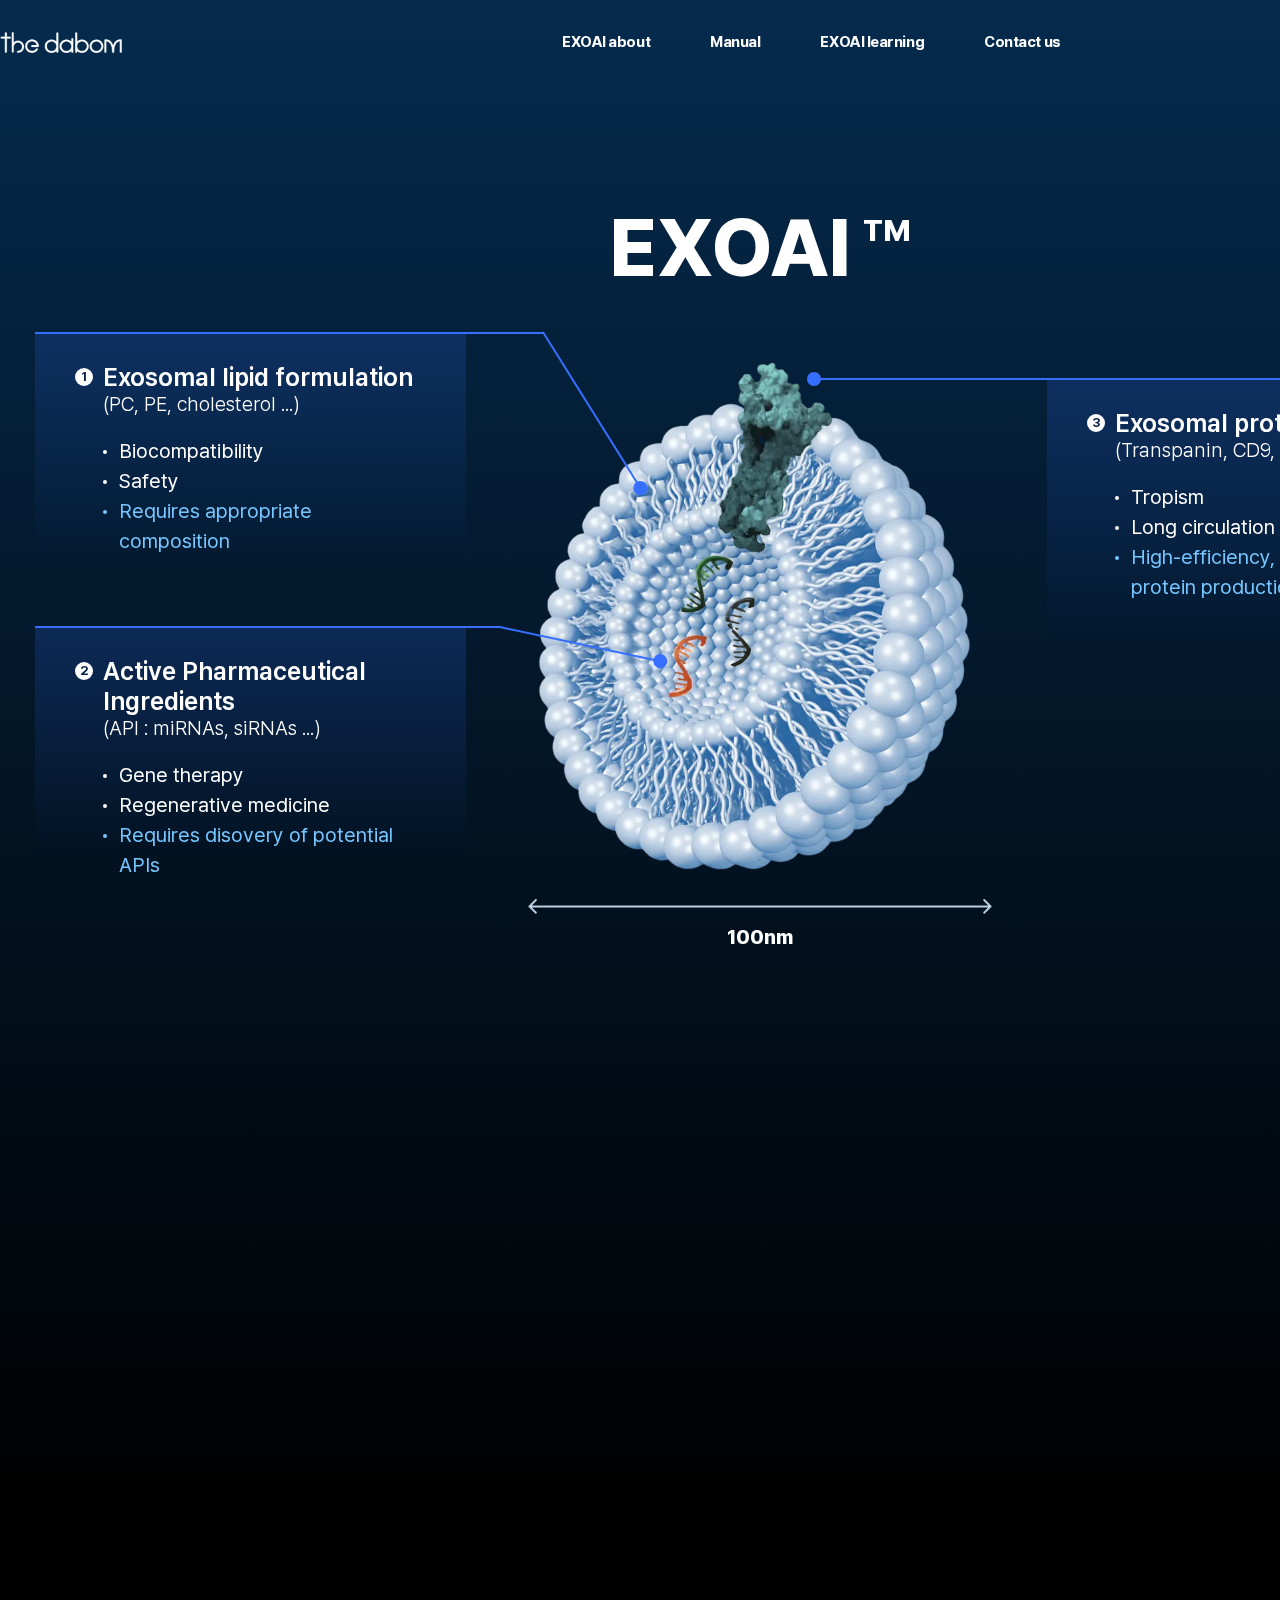
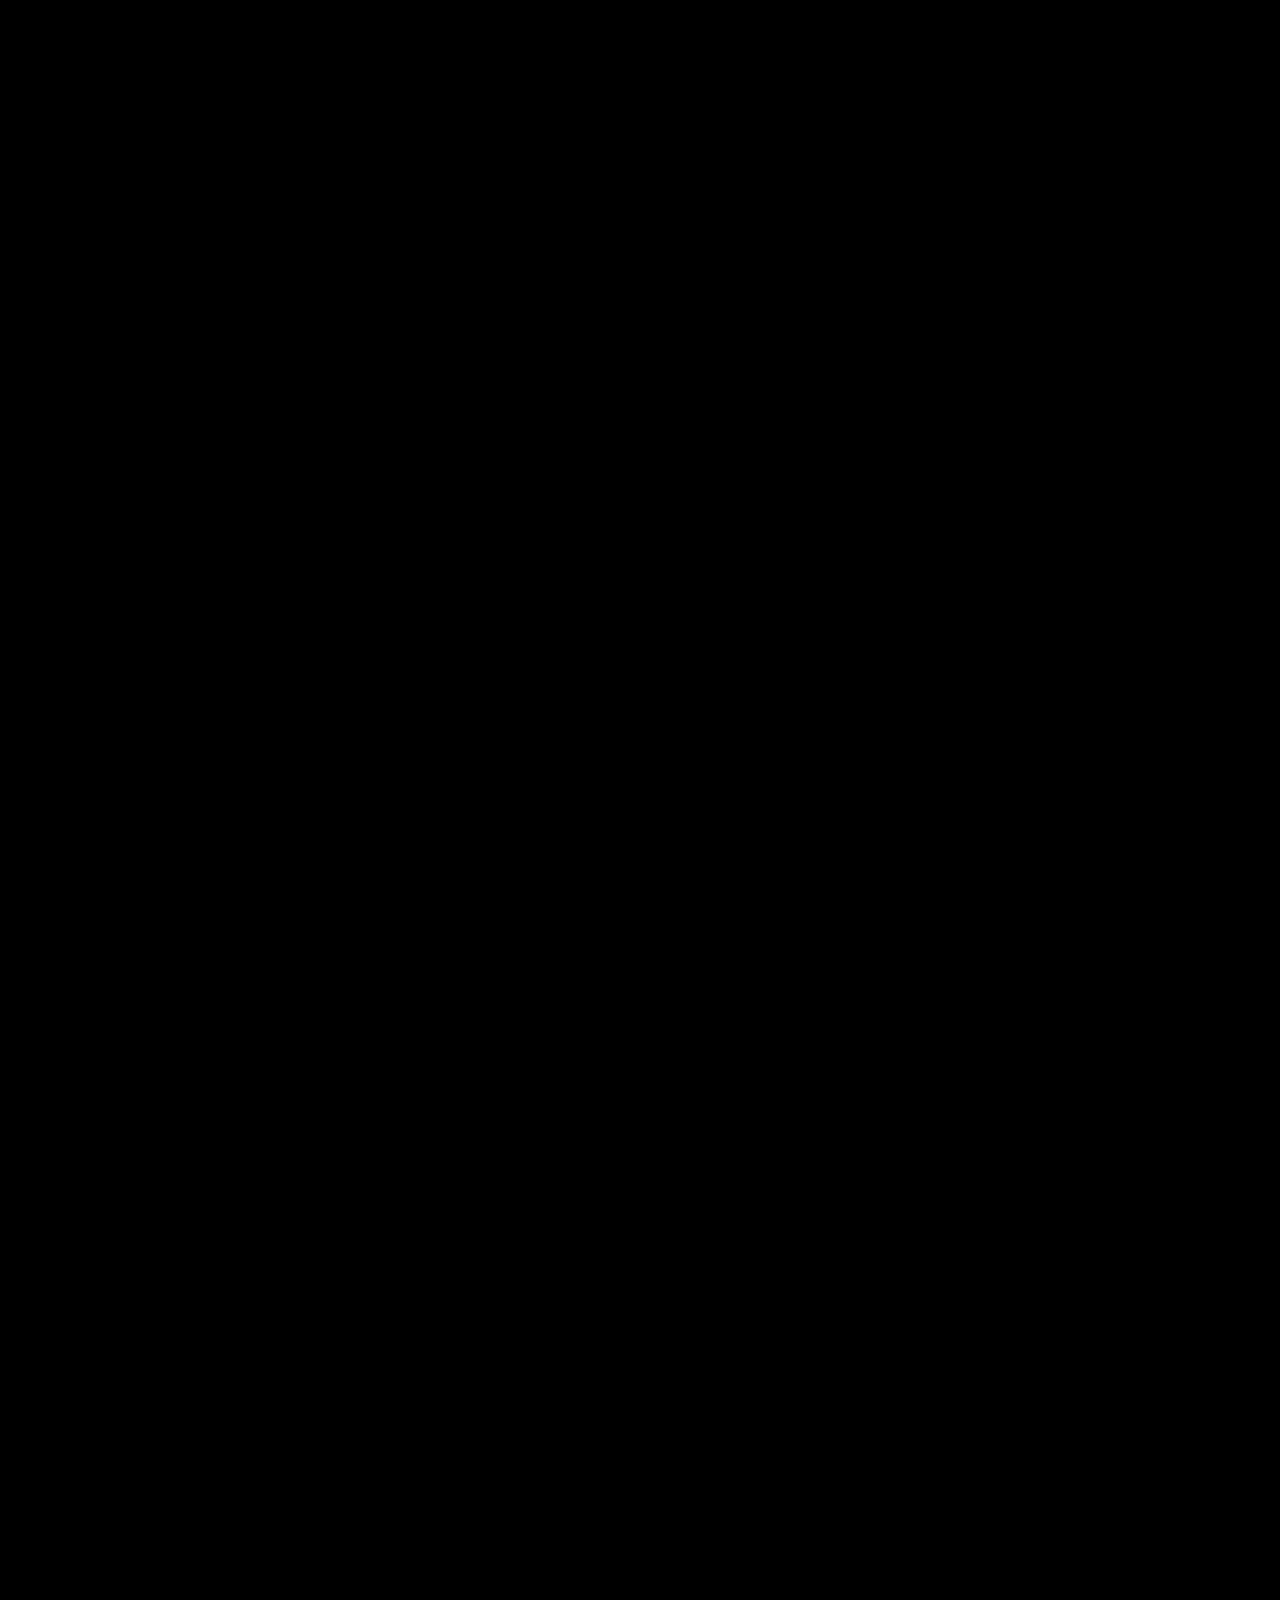
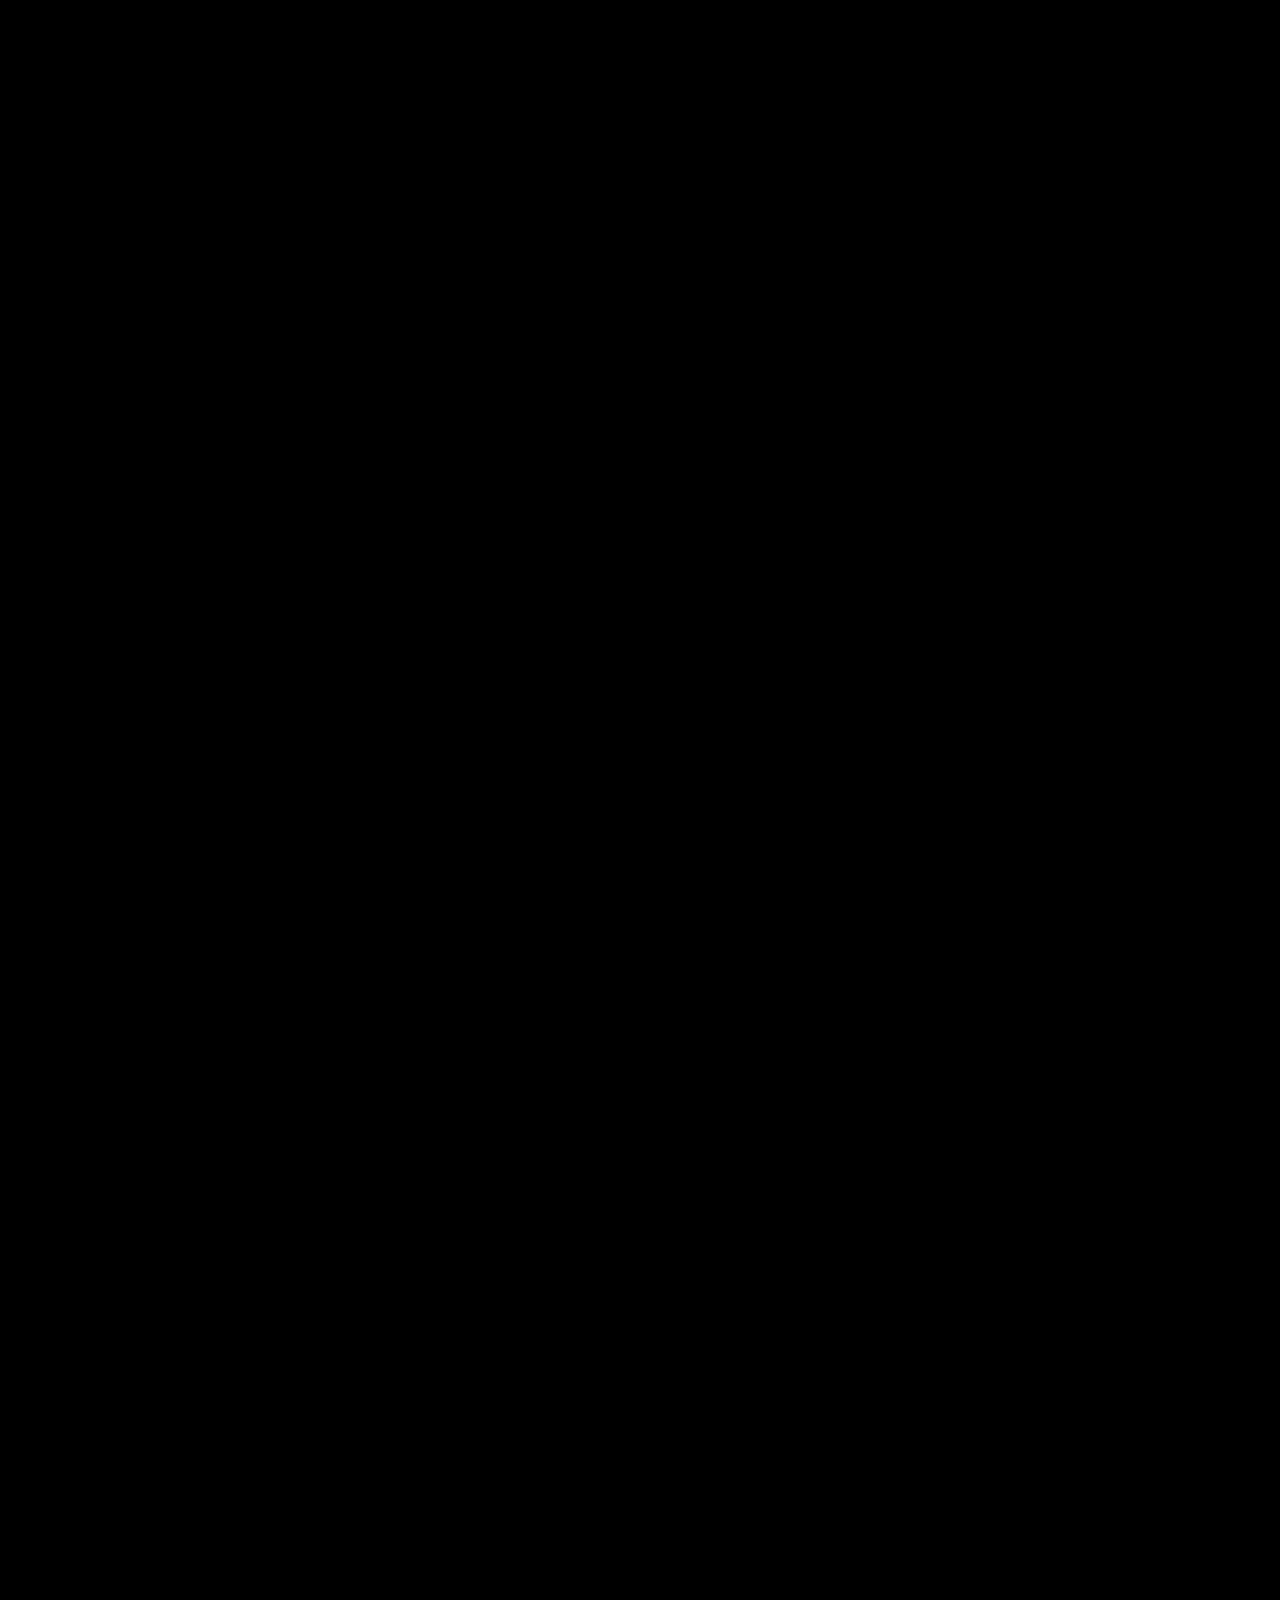
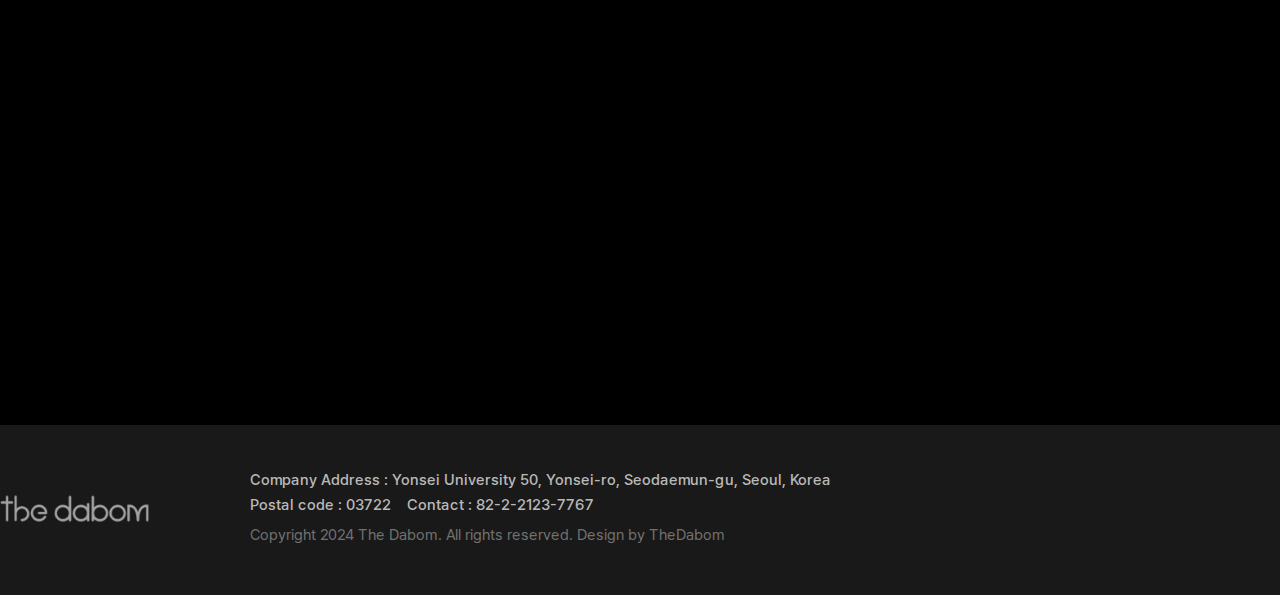
<file: EXOAI_learning.html>
<!DOCTYPE html>
<html lang="ko">
<head>
    <meta charset="UTF-8">
    <meta name="viewport" content="width=device-width, initial-scale=1.0">
    <title>EXOAI_learning</title>
    <link rel="stylesheet" href="css/reset.css">
    <link rel="stylesheet" href="css/style.css">
    <style>
	  select.is-disabled { opacity: 0.6; cursor: not-allowed; }
	</style>
</head>
<body class="sub-page">
    <header class="header-wrap">
        <div class="header-container">
            <a href="./index.html" class="logo-link">
                <img src="images/logo.png" alt="logo">
            </a>
            <nav class="nav-wrap">
                <a href="./index.html" class="nav-link">EXOAI about</a>
                <a href="./Manual.html" class="nav-link">Manual</a>
                <a href="./EXOAI_learning.html" class="nav-link">EXOAI learning</a>
                <a href="./contact.html" class="nav-link">Contact us</a>
            </nav>
            <a href="javascript:void(0);" class="login-link">
                <img src="images/ico_login.png" alt="login">
            </a>
        </div>
    </header>
    <main class="content-exoai-learning">
        <div class="exoai-wrap">
            <h1 class="wrap-title">
                <span class="title">EXOAI</span>
                <span class="text">TM</span>
            </h1>
            <div class="exoai-container">
                <div class="image-box">
                    <img src="images/img_exoai.png" alt="exoai">
                </div>
                <div class="exoai-box first">
                    <h2 class="box-title">
                        <span class="title">Exosomal lipid formulation</span>
                        <span class="text">(PC, PE, cholesterol ...)</span>
                    </h2>
                    <div class="text-box">
                        <span class="box-text">Biocompatibility</span>
                        <span class="box-text">Safety</span>
                        <span class="box-text blue">Requires appropriate composition</span>
                    </div>
                    <div class="line-box">
                        <span class="parent-line">
                            <span class="child-line">
                                <span class="dot"></span>
                            </span>
                        </span>
                    </div>
                </div>
                <div class="exoai-box second">
                    <h2 class="box-title">
                        <span class="title">Active Pharmaceutical lngredients</span>
                        <span class="text">(API : miRNAs, siRNAs ...)</span>
                    </h2>
                    <div class="text-box">
                        <span class="box-text">Gene therapy</span>
                        <span class="box-text">Regenerative medicine</span>
                        <span class="box-text blue">Requires disovery of potential APIs</span>
                    </div>
                    <div class="line-box">
                        <span class="parent-line">
                            <span class="child-line">
                                <span class="dot"></span>
                            </span>
                        </span>
                    </div>
                </div>
                <div class="exoai-box third">
                    <h2 class="box-title">
                        <span class="title">Exosomal protein</span>
                        <span class="text">(Transpanin, CD9, CD73 ...)</span>
                    </h2>
                    <div class="text-box">
                        <span class="box-text">Tropism</span>
                        <span class="box-text">Long circulation time</span>
                        <span class="box-text blue">High-efficiency, Low-cost protein production</span>
                    </div>
                    <div class="line-box">
                        <span class="parent-line">
                            <span class="dot"></span>
                        </span>
                    </div>
                </div>
                <div class="arrow-box">
                    <div class="image-box">
                        <img src="images/img_arrow.png" alt="arrow">
                    </div>
                    <span class="box-text">100nm</span>
                </div>
            </div>
        </div>
        <div class="workflow-wrap">
            <h2 class="wrap-title">
                <span class="title">Workflow of the EXOAI</span>
                <span class="text">TM</span>
            </h2>
            <div class="workflow-box">
                <img src="images/img_workflow.png" alt="workflow">
            </div>
        </div>
        <div class="video-wrap">
            <h2 class="wrap-title">
                <span class="title">EXOAI Guide video</span>
            </h2>
            <div class="video-box">
                <video src="images/video_main_banner.mp4"></video>
                <button type="button" class="play-button">
                    <img src="images/btn_play.png" alt="">
                </button>
            </div>
        </div>
        <div class="parameter-section-wrap">
            <div class="parameter-exoai-wrap">
                <img src="images/img_learning_exoai.png" alt="">
            </div>
            <div class="parameter-section-container">
                <div class="title-box">
                    <h2 class="box-title">Parameter Selection</h2>
                    <span class="box-text">Select therapeutic cargo for nanoparticle encapsulation</span>
                </div>
                <div class="select-wrap">
                    <div class="select-box">
                        <span class="select-title">API Option</span>
                        <select name="apiOption" id="apiOption">
                            <option value="">Select API Type</option>
                            <option value="pancreaticCancer">Pancreatic Cancer</option>
                            <option value="direcInput">Direct Input</option>
                            <option value="miRNA">miRNA</option>
                            <option value="Protein">Protein</option>
                        </select>
                        <div class="ui-select">
                            <button type="button" class="ui-select-button"></button>
                            <ul class="ui-select-list" hidden></ul>
                        </div>
                        <input type="text" id="apiDirecInput" name="apiDirecInput" placeholder="Please enter text">
                    </div>
                    <div class="select-box">
                        <span class="select-title">Cargo Option</span>
                        <select name="cargoOption" id="cargoOption" disabled>
                            <option value="">Select</option>
                        </select>
                    </div>
                    <div class="select-box">
                        <span class="select-title">Lipid</span>
                        <select name="lipidOption" id="lipidOption" disabled>
                            <option value="">Select</option>
                        </select>
                    </div>
                    <div class="select-box">
                        <span class="select-title">Target organ</span>
                        <select name="targetOrganOption" id="targetOrganOption" disabled>
                            <option value="">Select</option>
                        </select>
                    </div>
                </div>
                <div class="selected-parameters-wrap">
                    <div class="text-container">
                        <h3 class="box-title">Selected Parameters</h3>
                        <div class="text-box">
                            <span class="box-text">API Option : <strong id="apiOptionText">Pancreatic Cancer</strong></span>
                            <span class="box-text">Cargo Option : <strong id="cargoOptionText">-</strong></span>
                            <span class="box-text">Lipid : <strong id="lipidText">-</strong></span>
                            <span class="box-text">Target organ : <strong id="targetOrganText">-</strong></span>
                        </div>
                    </div>
                </div>
                <div class="button-box">
                    <button type="button" class="run-button">
                        <span class="button-text">Run</span>
                        <span class="button-icon">
                            <img src="images/ico_run.png" alt="run">
                        </span>
                    </button>
                    <button type="button" class="loading-button">
                        <span class="button-text">Loading</span>
                        <span class="button-icon">
                            <img src="images/ico_loading.png" alt="Loading">
                        </span>
                    </button>
                    <button type="button" class="download-button">
                        <span class="button-text">Download</span>
                        <span class="button-icon">
                            <img src="images/ico_download.png" alt="download">
                        </span>
                    </button>
                </div>
            </div>
            <div class="critical-wrap">
                <div class="critical-container">
                    <h2 class="container-title">Critical Material Attributes (CMAs)</h2>
                    <div class="critical-box">
                        <ul class="critical-list">
                            <li class="critical-item">
                                <span class="item-title">DC-CHOL</span>
                                <span class="item-text">50%</span>
                            </li>
                            <li class="critical-item">
                                <span class="item-title">CHOL</span>
                                <span class="item-text">0% - 30%</span>
                            </li>
                            <li class="critical-item">
                                <span class="item-title">SM</span>
                                <span class="item-text">5% - 25%</span>
                            </li>
                            <li class="critical-item">
                                <span class="item-title">PC</span>
                                <span class="item-text">10% - 25%</span>
                            </li>
                            <li class="critical-item">
                                <span class="item-title">PS</span>
                                <span class="item-text">5% - 20%</span>
                            </li>
                            <li class="critical-item">
                                <span class="item-title">PE</span>
                                <span class="item-text">5% - 20%</span>
                            </li>
                        </ul>
                        <span class="total">Total: 100.0%</span>
                    </div>
                    <div class="no-results-box">
                        <span class="image">
                            <img src="images/img_empty.png" alt="">
                        </span>
                        <span class="box-title">No results yet</span>
                        <span class="box-text">Select data on the left and<br>click Run to start the analysis.</span>
                    </div>
                </div>
                <div class="critical-container second">
                    <h2 class="container-title">Critical Quality Attributes (CQAs)</h2>
                    <div class="critical-box">
                        <ul class="critical-list">
                            <li class="critical-item">
                                <span class="item-title">Particle Size</span>
                                <span class="item-text">140.2 nm</span>
                            </li>
                            <li class="critical-item">
                                <span class="item-title">Zeta Potential</span>
                                <span class="item-text">-14.8 mV</span>
                            </li>
                            <li class="critical-item">
                                <span class="item-title">PDI</span>
                                <span class="item-text">0.221</span>
                            </li>
                            <li class="critical-item">
                                <span class="item-title">Encapsulation Efficiency</span>
                                <span class="item-text">93.0%</span>
                            </li>
                        </ul>
                    </div>
                    <div class="no-results-box">
                        <span class="image">
                            <img src="images/img_empty.png" alt="">
                        </span>
                        <span class="box-title">No results yet</span>
                        <span class="box-text">Select data on the left and<br>click Run to start the analysis.</span>
                    </div>
                </div>
                <div class="critical-container third">
                    <h2 class="container-title">Critical Process Parameters (CPPs)</h2>
                    <div class="critical-box">
                        <ul class="critical-list">
                            <li class="critical-item">
                                <span class="item-title">Temperature</span>
                                <span class="item-text">24.0°C</span>
                            </li>
                            <li class="critical-item">
                                <span class="item-title">Flow Rate</span>
                                <span class="item-text">2.58 mL/min</span>
                            </li>
                            <li class="critical-item">
                                <span class="item-title">Flow rate ratio</span>
                                <span class="item-text">1:3</span>
                            </li>
                        </ul>
                    </div>
                    <div class="no-results-box">
                        <span class="image">
                            <img src="images/img_empty.png" alt="">
                        </span>
                        <span class="box-title">No results yet</span>
                        <span class="box-text">Select data on the left and<br>click Run to start the analysis.</span>
                    </div>
                </div>
                <div class="exosome-image-wrap">
                    <h2 class="wrap-title">Exosome Image</h2>
                    <div class="image-box">
                        <img src="images/img_exosome_image.png" alt="exosome">
                    </div>
                    <div class="no-results-box">
                        <span class="image">
                            <img src="images/img_empty.png" alt="">
                        </span>
                        <span class="box-title">No results yet</span>
                        <span class="box-text">Select data on the left and<br>click Run to start the analysis.</span>
                    </div>
                </div>
            </div>
        </div>
    </main>
    <footer class="footer-wrap">
        <div class="footer-container">
            <div class="logo-box">
                <img src="images/logo.png" alt="logo">
            </div>
            <address class="address-wrap">
                <div class="address-box">
                    <span class="company-address">Company Address : Yonsei University 50, Yonsei-ro, Seodaemun-gu, Seoul, Korea</span>
                    <span class="postal-code">Postal code : 03722</span>
                    <span class="contact">Contact : 82-2-2123-7767</span>
                </div>
                <span class="copyright">Copyright 2024 The Dabom. All rights reserved. Design by TheDabom</span>
            </address>
        </div>
    </footer>
    <script src="js/script.js"></script>
</body>
</html>
</file>
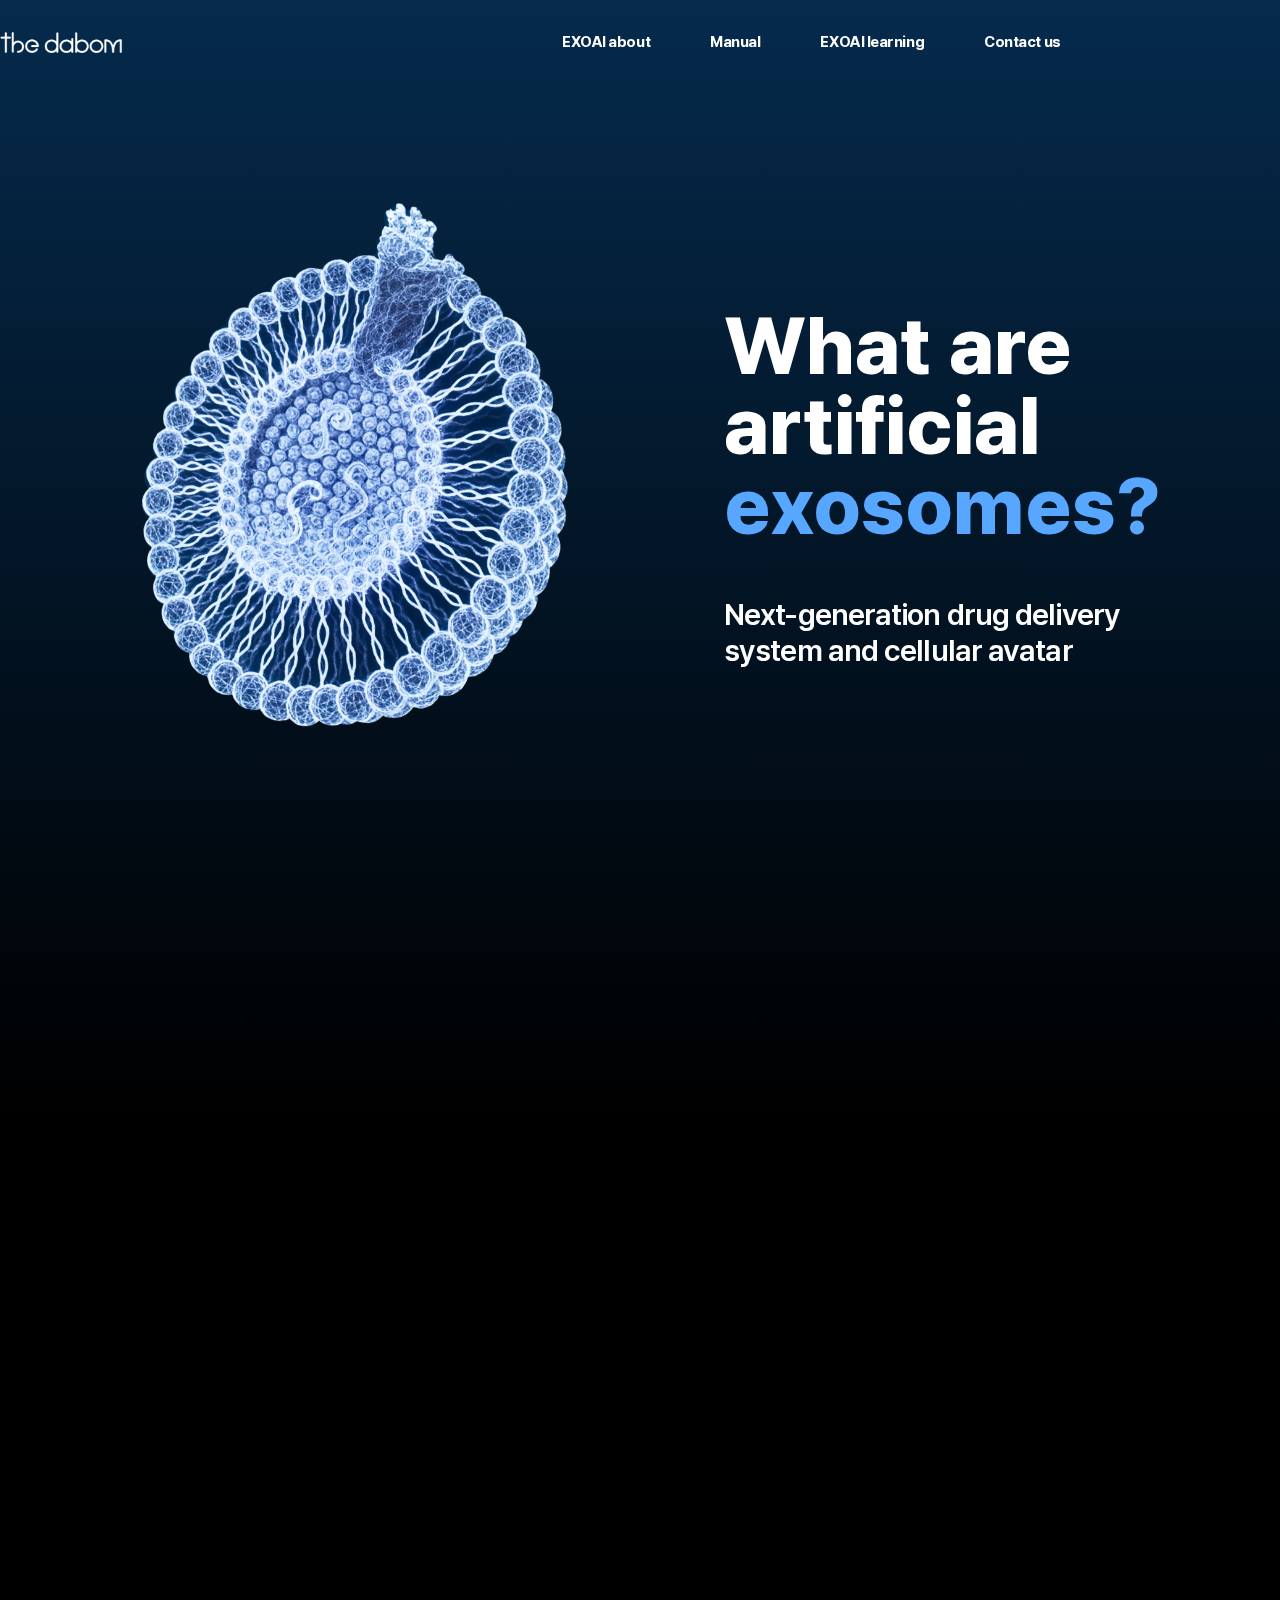
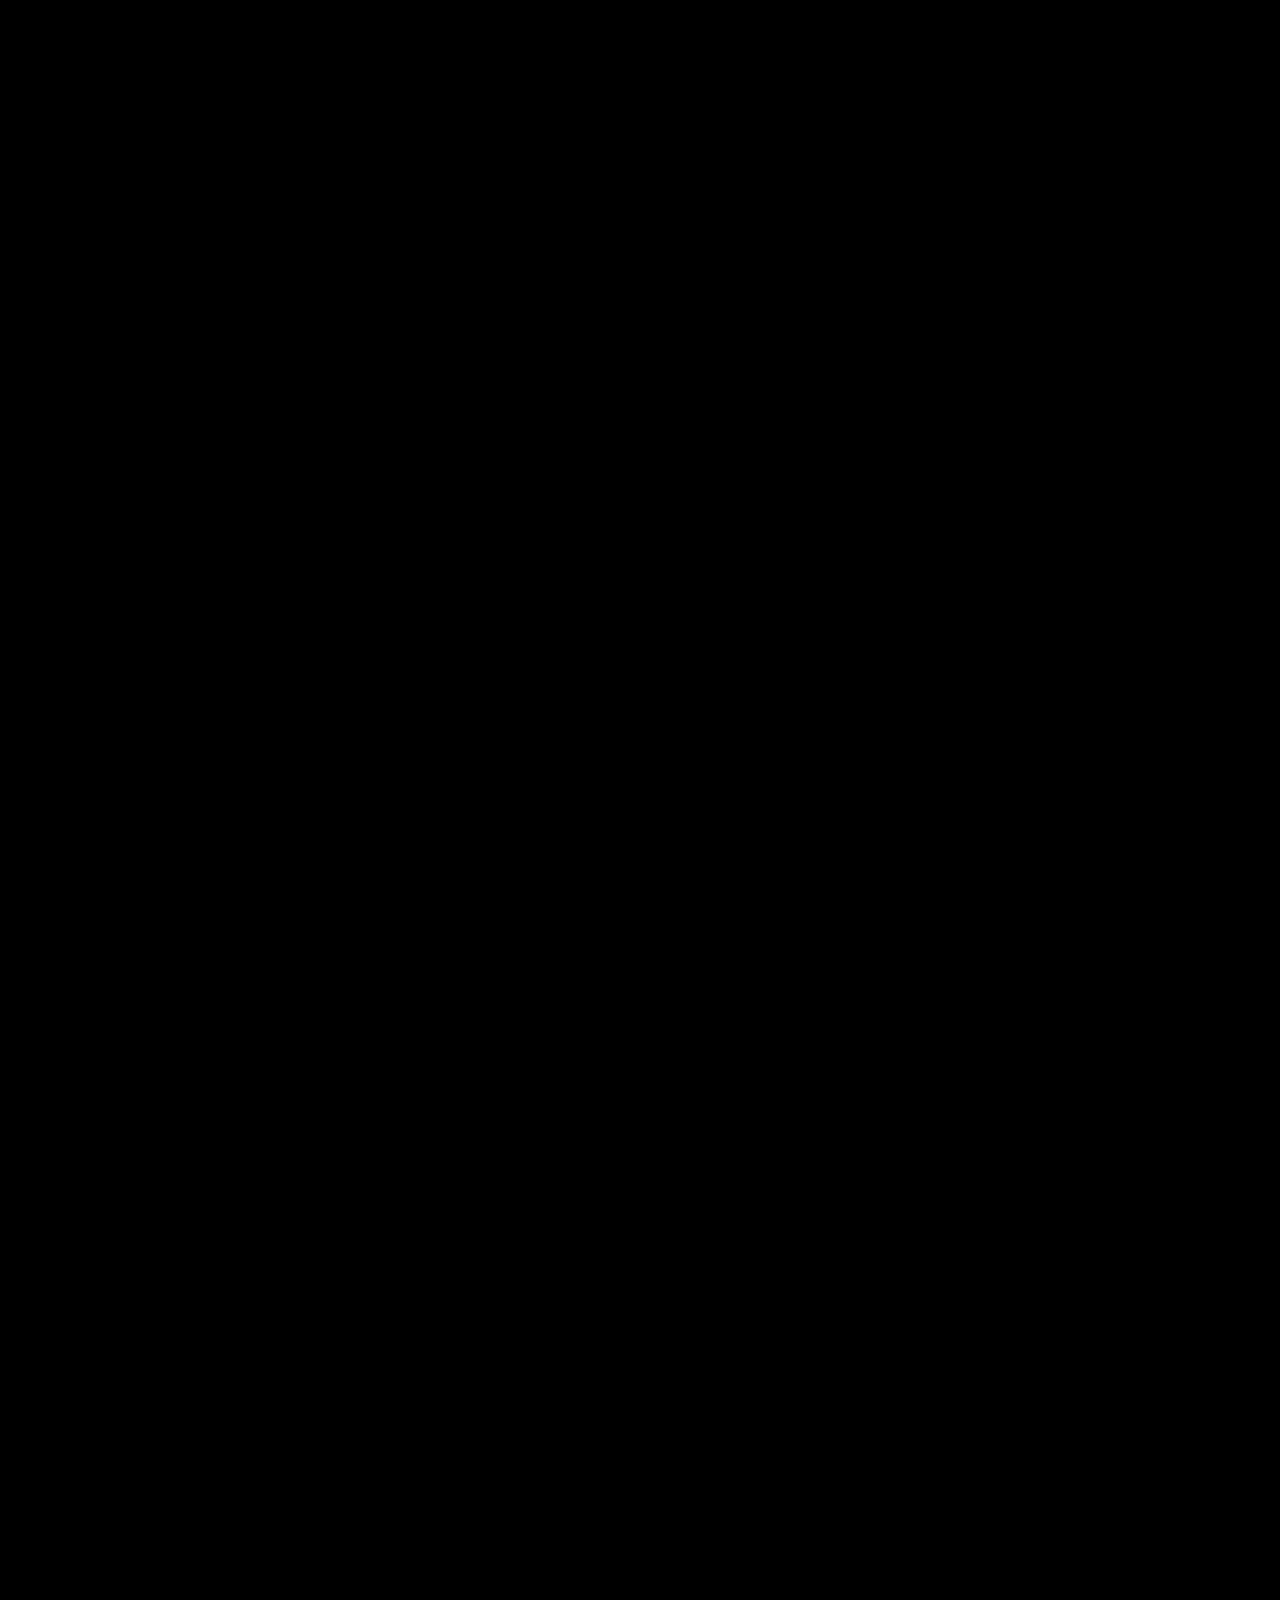
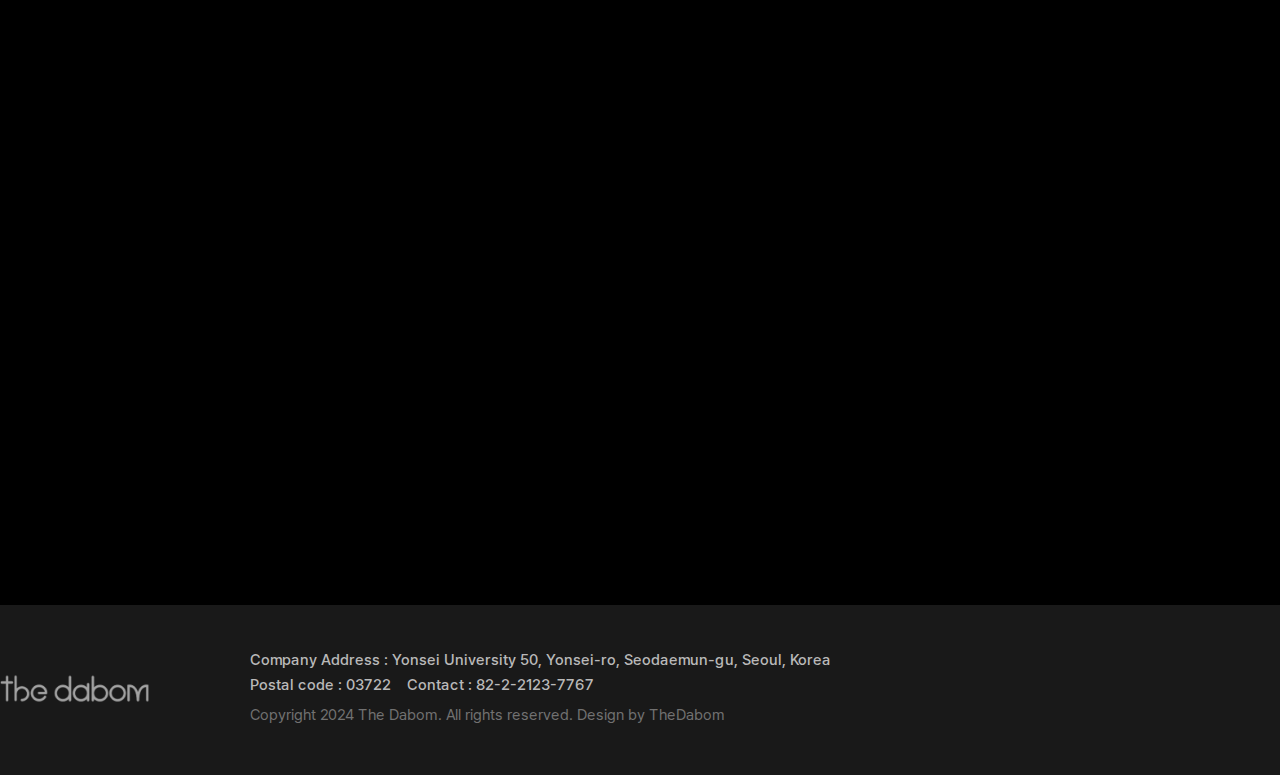
<file: Manual.html>
<!DOCTYPE html>
<html lang="ko">
<head>
    <meta charset="UTF-8">
    <meta name="viewport" content="width=device-width, initial-scale=1.0">
    <title>EXOAI_learning</title>
    <link rel="stylesheet" href="css/reset.css">
    <link rel="stylesheet" href="css/reset.css">
    <link rel="stylesheet" href="css/style.css">
    <script src="js/swiper-bundle.min.js"></script>
</head>
<body class="sub-page">
    <header class="header-wrap">
        <div class="header-container">
            <a href="./index.html" class="logo-link">
                <img src="images/logo.png" alt="logo">
            </a>
            <nav class="nav-wrap">
                <a href="./index.html" class="nav-link">EXOAI about</a>
                <a href="./Manual.html" class="nav-link">Manual</a>
                <a href="./EXOAI_learning.html" class="nav-link">EXOAI learning</a>
                <a href="./contact.html" class="nav-link">Contact us</a>
            </nav>
            <a href="javascript:void(0);" class="login-link">
                <img src="images/ico_login.png" alt="login">
            </a>
        </div>
    </header>
    <main class="content-manual">
        <div class="visual-wrap">
            <div class="image-box">
                <img src="images/img_exosome_visual.png" alt="exosome">
            </div>
            <div class="text-box">
                <h1 class="box-title">What are<br>artificial<br><span class="blue">exosomes?</span></h1>
                <span class="box-text">Next-generation drug delivery<br>system and cellular avatar</span>
            </div>
        </div>
        <div class="manual-wrap">
            <div class="manual-container">
                <div class="image-wrap">
                    <div class="image-box first">
                        <img src="images/img_manual_1.png" alt="manual1">
                    </div>
                    <div class="image-box second">
                        <img src="images/img_manual_2.png" alt="manual2">
                    </div>
                </div>
                <p class="container-text">Moving beyond natural limitations, our Artificial Exosomes (AEs) represent a new class of biopharmaceuticals. These engineered carriers offer a homogeneous, scalable, and customizable platform while inheriting the benefits of natural exosomes, setting the standard for reliable drug delivery systems.</p>
            </div>
            <div class="manual-container">
                <div class="image-wrap">
                    <div class="image-box">
                        <img src="images/img_manual_3.png" alt="manual3">
                    </div>
                </div>
                <p class="container-text">Our AI platform accurately determines the most stable lipid composition ratios, engineering drug carriers that perform reliably from the lab to the clinic.</p>
            </div>
            <div class="manual-container">
                <div class="image-wrap">
                    <div class="image-box">
                        <img src="images/img_manual_4.png" alt="manual4">
                    </div>
                </div>
                <p class="container-text">Moving beyond general delivery, our intelligent system accurately determines the compositional ratios that yield the best therapeutic cargo delivery customized for the specific biological demands of the target disease.</p>
            </div>
        </div>
        <div class="download-box">
            <span class="box-text">Detailed information can be found<br>in the downloadable document.</span>
            <a href="javascript:void(0);" class="download-link">
                <span class="link-text">Download</span>
                <span class="link-icon">
                    <img src="images/ico_download.png" alt="download">
                </span>
            </a>
        </div>
    </main>
    <footer class="footer-wrap">
        <div class="footer-container">
            <div class="logo-box">
                <img src="images/logo.png" alt="logo">
            </div>
            <address class="address-wrap">
                <div class="address-box">
                    <span class="company-address">Company Address : Yonsei University 50, Yonsei-ro, Seodaemun-gu, Seoul, Korea</span>
                    <span class="postal-code">Postal code : 03722</span>
                    <span class="contact">Contact : 82-2-2123-7767</span>
                </div>
                <span class="copyright">Copyright 2024 The Dabom. All rights reserved. Design by TheDabom</span>
            </address>
        </div>
    </footer>
    <script src="js/script.js"></script>
</body>
</html>
</file>
<file: css/style.css>
@font-face {
    font-family: "Pretendard";
    src: url("../fonts/PretendardVariable.woff2") format("woff2");
    font-weight: 100 900;
    font-style: normal;
    font-display: swap;
}

html, body {
    min-width: 1520px;
    font-family: "Pretendard", system-ui, -apple-system, "Segoe UI", sans-serif;
}

button {
    font-family: "Pretendard", system-ui, -apple-system, "Segoe UI", sans-serif;
}

[hidden] {
    display: none !important;
}

.main-page {
    background: #000;
}
.sub-page {
    background-color: #000;
    background-image: linear-gradient(180deg, rgba(18, 141, 255, 0.30) 0%, rgba(0, 0, 0, 0.30) 27.94%
    );
    background-position: top center;
    background-repeat: no-repeat;
    background-size: 100% 100%;
}

.header-wrap {
    position: sticky;
    top: 0;
    z-index: 10;
    transition: .4s;
}
.header-wrap.active {
    border-bottom: 1px solid #0000000f;
    background: #ffffffeb;
    backdrop-filter: blur(10px);
    -webkit-backdrop-filter: blur(10px);
    box-shadow: 0 8px 24px #00000014;
}
.header-wrap .header-container {
    display: flex;
    align-items: center;
    justify-content: space-between;
    width: 1520px;
    height: 85px;
    margin: 0 auto;
}
.header-wrap .logo-link {
    display: flex;
    flex-shrink: 0;
    height: 25px;
}
.header-wrap .logo-link img {
    height: 100%;
    transition: .4s;
}
.header-wrap.active .logo-link img {
    filter: invert(1) brightness(0.2);
}
.header-wrap .nav-wrap {
    display: flex;
    justify-content: center;
    gap: 60px;
    flex: 1 0 auto;
    min-width: 0;
}
.header-wrap .nav-wrap .nav-link {
    font-size: 15px;
    font-weight: bold;
    color: #FFF;
    letter-spacing: -0.03em;
    transition: .4s;
}
.header-wrap.active .nav-wrap .nav-link {
    color: #111;
}
.header-wrap .login-link {
    display: flex;
    flex-shrink: 0;
    width: 20px;
}
.header-wrap .login-link img {
    width: 100%;
    transition: .4s;
}
.header-wrap.active .login-link img {
    filter: invert(1) brightness(0.2);
}

.content-index {
    overflow-x: hidden;
    overflow-y: visible;
    margin: -85px 0 0;
    padding: 0 0 364px;
}
.content-index .video-wrap {
    position: relative;
    z-index: 0;
    background: url(../images/img_main_banner.png) center top / 100% 100dvh no-repeat;
}
.content-index .video-wrap.is-bg-fixed {
    background: none;
}
.content-index .video-wrap .video-box {
    position: fixed;
    inset: 0;
    opacity: 1;
    visibility: hidden;
    pointer-events: none;
    z-index: 0;
}
.content-index .video-wrap .video-box:before {
    position: fixed;
    width: 100%;
    height: 100dvh;
    background: radial-gradient(50% 50% at 50% 50%, rgba(0, 0, 0, 0) 0%, rgba(0, 0, 0, 0.7) 100%);
    content: "";
}
.content-index .video-wrap .video-box video {
    width: 100%;
    height: 100dvh;
    object-fit: cover;
}
.content-index .video-wrap.is-bg-fixed .video-box {
    visibility: visible;
}
.content-index .video-wrap:after {
    content: "";
    position: fixed;
    inset: 0;
    background: #000;
    opacity: var(--bg-dark, 0);
    visibility: hidden;
    pointer-events: none;
    z-index: 1;
}
.content-index .video-wrap.is-bg-fixed:after {
    visibility: visible;
}
.content-index .video-wrap .video-container {
    position: relative;
    z-index: 2;
    width: 1520px;
    height: 973px;
    margin: 0 auto;
}
.content-index .video-wrap .video-container .text-box {
    display: flex;
    flex-direction: column;
    position: absolute;
    top: 510px;
    left: 0;
}
.content-index .video-wrap .video-container .text-box .box-text {
    font-size: 30px;
    font-weight: 600;
    color: #FFF;
    opacity: 0;
    transform: translateY(24px);
    transition: .8s;
    transition-delay: 0.2s;
    will-change: opacity, transform;
}
body.active .content-index .video-wrap .video-container .text-box .box-text {
    opacity: 1;
    transform: translateY(0);
}
.content-index .video-wrap .video-container .text-box .box-title {
    margin: 20px 0 0;
    font-size: 60px;
    font-weight: 800;
    color: #FFF;
    line-height: 1.2;
    opacity: 0;
    transform: translateY(24px);
    transition: .8s;
    transition-delay: .4s;
    will-change: opacity, transform;
}
body.active .content-index .video-wrap .video-container .text-box .box-title {
    opacity: 1;
    transform: translateY(0);
}
.content-index .video-wrap .video-container .text-box .scroll-box {
    display: flex;
    align-items: center;
    justify-content: center;
    width: 105px;
    height: 33px;
    margin: 90px 0 0;
    border: 1px solid #FFFFFF4D;
    border-radius: 999px;
    background: #FFFFFF1A;
    transition: .4s;
    will-change: opacity, transform;
}
.content-index .video-wrap .video-container .text-box .scroll-box .text {
    font-size: 12px;
    font-weight: 600;
    color: #FFF;
    letter-spacing: -0.03em;
}
.content-index .video-wrap .video-container .text-box .scroll-box .icon {
    display: flex;
    width: 17px;
    height: 17px;
}
.content-index .video-wrap .video-container .text-box .scroll-box .icon img {
    width: 100%;
    height: 100%;
}
.content-index .video-wrap .text-wrap {
    position: relative;
    z-index: 2;
    height: 200vh;
}
.content-index .video-wrap .text-wrap .text-container {
    display: flex;
    align-items: center;
    position: sticky;
    top: 0;
    width: 1520px;
    height: 100vh;
    margin: 0 auto;
}
body.is-pin .content-index .video-wrap .text-wrap .text-container {
    position: fixed;
    top: 50%;
    left: 50%;
    z-index: 3;
    height: auto;
    transform: translate(-50%, -50%);
}
.content-index .video-wrap .text-wrap .text-container .text-box {
    display: flex;
    flex-direction: column;
    gap: 20px;
}
.content-index .video-wrap .text-wrap .text-container .text-box .box-title {
    display: flex;
    flex-direction: column;
    font-size: 60px;
    font-weight: 800;
    line-height: 1.2;
}
.content-index .video-wrap .text-wrap .text-container .text-box .box-title .title {
    display: inline-block;
    --reveal: 0%;
    background: linear-gradient(90deg,#fff 0 var(--reveal),#47474a var(--reveal) 100%);
    -webkit-background-clip: text;
    background-clip: text;
    -webkit-text-fill-color: transparent;
    will-change: background;
}
.content-index .video-wrap .text-wrap .text-container .text-box .box-text {
    display: inline-block;
    font-size: 20px;
    font-weight: 600;
    --reveal: 0%;
    background: linear-gradient(90deg,#fff 0 var(--reveal),#47474a var(--reveal) 100%);
    -webkit-background-clip: text;
    background-clip: text;
    -webkit-text-fill-color: transparent;
    will-change: background;
}
.content-index .banner-wrap {
    width: 1490px;
    margin: 150px auto 0;
    opacity: 0;
    transform: translateY(24px);
    transition: .8s;
    will-change: opacity, transform;
}
.content-index .banner-wrap.is-show {
    opacity: 1;
    transform: translateY(0);
}
.content-index .banner-wrap .banner-container {
    overflow: visible;
    margin: 100px 0 0;
}
.content-index .banner-wrap .banner-container .banner-list .banner-item {
    position: relative;
    width: 906px;
    height: 643px;
    background: #000;
    opacity: .2;
}
.content-index .banner-wrap .banner-container .banner-list .banner-item.swiper-slide-active {
    opacity: 1;
}
.content-index .banner-wrap .banner-container .banner-list .banner-item .image-box img {
    width: 100%;
}
.content-index .banner-wrap .banner-container .banner-list .banner-item .text-box {
    display: flex;
    flex-direction: column;
    gap: 20px;
    position: absolute;
    top: 60px;
    left: 75px;
}
.content-index .banner-wrap .banner-container .banner-list .banner-item .text-box .box-title {
    font-size: 40px;
    font-weight: bold;
    color: #FFF;
    line-height: 45px;
}
.content-index .banner-wrap .banner-container .banner-list .banner-item .text-box .box-text {
    font-size: 20px;
    font-weight: 500;
    color: #FFF;
    letter-spacing: -0.03em;
    line-height: 1.2;
}
.content-index .banner-wrap .banner-container .swiper-button-prev {
    left: 160px;
    width: 30px;
    height: 52px;
    background: url(../images/ico_arrow_left.png) center / cover no-repeat;
}
.content-index .banner-wrap .banner-container .swiper-button-prev svg {
    display: none;
}
.content-index .banner-wrap .banner-container .swiper-button-next {
    right: 160px;
    width: 30px;
    height: 52px;
    background: url(../images/ico_arrow_right.png) center / cover no-repeat;
}
.content-index .banner-wrap .banner-container .swiper-button-next svg {
    display: none;
}
.content-index .card-wrap {
    display: flex;
    flex-direction: column;
    gap: 120px;
    width: 1493px;
    margin: 150px auto 0;
    opacity: 0;
    transform: translateY(24px);
    transition: .8s;
    will-change: opacity, transform;
}
.content-index .card-wrap.is-show {
    opacity: 1;
    transform: translateY(0);
}
.content-index .card-wrap .card-container {
    display: flex;
    flex-direction: column;
}
.content-index .card-wrap .card-container .container-title {
    font-size: 50px;
    font-weight: 800;
    color: #FFF;
}
.content-index .card-wrap .card-container .card-list {
    display: flex;
    gap: 25px;
    margin: 40px 0 0;
}
.content-index .card-wrap .card-container .card-list .card-item {
    width: 100%;
}
.content-index .card-wrap .card-container .card-list .card-item .card-button {
    display: flex;
    flex-direction: column;
    gap: 30px;
}
.content-index .card-wrap .card-container .card-list .card-item .card-button .image-box {
    position: relative;
}
.content-index .card-wrap .card-container .card-list .card-item .card-button .image {
    display: flex;
    width: 480px;
    height: 300px;
}
.content-index .card-wrap .card-container .card-list .card-item .card-button .image img {
    width: 100%;
    height: 100%;
}
.content-index .card-wrap .card-container .card-list .card-item .card-button .image-active {
    display: flex;
    overflow: hidden;
    position: absolute;
    top: 0;
    left: 0;
    width: 100%;
    height: 100%;
    opacity: 0;
    transition: .3s;
}
.content-index .card-wrap .card-container .card-list .card-item .card-button.active .image-active {
    opacity: 1;
}
.content-index .card-wrap .card-container .card-list .card-item .card-button .image-active img {
    width: 100%;
    transform: scale(1.1);
}
.content-index .card-wrap .card-container .card-list .card-item .card-button .text-box {
    display: flex;
    align-items: center;
    justify-content: space-between;
}
.content-index .card-wrap .card-container .card-list .card-item .card-button .text-box .box-text {
    font-size: 30px;
    font-weight: bold;
    color: #FFF;
    letter-spacing: -0.03em;
    line-height: 30px;
}
.content-index .card-wrap .card-container .card-list .card-item .card-button .text-box .icon {
    display: flex;
    width: 16px;
    height: 10px;
    transition: .3s;
}
.content-index .card-wrap .card-container .card-list .card-item .card-button.active .text-box .icon {
    transform: rotate(180deg);
}
.content-index .card-wrap .card-container .card-list .card-item .card-button .text-box .icon img {
    width: 100%;
}
.content-index .card-wrap .card-container .accordion-wrap {
    display: flex;
    flex-direction: column;
    align-items: center;
    justify-content: center;
    overflow: hidden;
    width: 100%;
    max-height: 0;
    margin: 0;
    padding: 0;
    background: #FFF;
    opacity: 0;
    transition: .3s;
}
.content-index .card-wrap .card-container .accordion-wrap.active {
    max-height: 10000px;
    margin: 60px 0 0;
    padding: 80px 0 90px;
    opacity: 1;
}
.content-index .card-wrap .card-container .accordion-wrap .text-box {
    display: flex;
    flex-direction: column;
    gap: 30px;
    width: calc(100% - 200px);
}
.content-index .card-wrap .card-container .accordion-wrap .text-box .box-title {
    font-size: 40px;
    font-weight: bold;
    color: #000;
    letter-spacing: -0.03em;
    line-height: 30px;
}
.content-index .card-wrap .card-container .accordion-wrap .text-box .box-text {
    font-size: 30px;
    font-weight: 500;
    letter-spacing: -0.03em;
    line-height: 1.2;
}
.content-index .card-wrap .card-container .accordion-wrap .accordion-list {
    width: calc(100% - 200px);
    margin: 60px 0 0;
    border-top: 2px solid #000000;
    border-bottom: 2px solid #000000;
}
.content-index .card-wrap .card-container .accordion-wrap .accordion-list .accordion-item + .accordion-item {
    border-top: 1px solid #B1B1B1;
}
.content-index .card-wrap .card-container .accordion-wrap .accordion-list .accordion-item .accordion-button {
    display: flex;
    align-items: center;
    justify-content: space-between;
    width: 100%;
    padding: 40px 30px;
}
.content-index .card-wrap .card-container .accordion-wrap .accordion-list .accordion-item .accordion-button .button-text-box {
    display: flex;
    align-items: center;
    gap: 20px;
}
.content-index .card-wrap .card-container .accordion-wrap .accordion-list .accordion-item .accordion-button .button-text-box .icon {
    display: flex;
    flex: 0 0 50px;
    height: 50px;
}
.content-index .card-wrap .card-container .accordion-wrap .accordion-list .accordion-item .accordion-button .button-text-box .icon img {
    width: 100%;
}
.content-index .card-wrap .card-container .accordion-wrap .accordion-list .accordion-item .accordion-button .button-text-box .button-text {
    font-size: 30px;
    font-weight: bold;
    color: #000;
    letter-spacing: -0.03em;
    line-height: 36px;
    text-align: left;
}
.content-index .card-wrap .card-container .accordion-wrap .accordion-list .accordion-item .accordion-button .button-icon {
    display: flex;
    width: 34px;
}
.content-index .card-wrap .card-container .accordion-wrap .accordion-list .accordion-item .accordion-button .button-icon.minus {
    display: none;
}
.content-index .card-wrap .card-container .accordion-wrap .accordion-list .accordion-item .accordion-button.active .button-icon.plus {
    display: none;
}
.content-index .card-wrap .card-container .accordion-wrap .accordion-list .accordion-item .accordion-button.active .button-icon.minus {
    display: flex;
}
.content-index .card-wrap .card-container .accordion-wrap .accordion-list .accordion-item .accordion-button .button-icon img {
    width: 100%;
}
.content-index .card-wrap .card-container .accordion-wrap .accordion-list .accordion-item .accordion-box {
    display: flex;
    flex-direction: column;
    gap: 30px;
    overflow: hidden;
    width: 100%;
    max-height: 0;
    padding: 0;
    background: #FBFBFB;
    font-size: 24px;
    line-height: 1.2;
    opacity: 0;
    transition: .3s;
}
.content-index .card-wrap .card-container .accordion-wrap .accordion-list .accordion-item .accordion-box.active {
    max-height: 10000px;
    padding: 40px 0;
    opacity: 1;
}
.content-index .card-wrap .card-container .accordion-wrap .accordion-list .accordion-item .accordion-box .box-text {
    display: flex;
    padding: 0 50px;
    line-height: 29px;
}
.content-index .card-wrap .card-container .accordion-wrap .accordion-list .accordion-item .accordion-box .image {
    display: flex;
    padding: 0 50px;
}
.content-index .card-wrap .card-container .accordion-wrap .accordion-list .accordion-item .accordion-box .image img {
    width: 100%;
}
.content-index .card-wrap .card-container .accordion-wrap .accordion-list .accordion-item .accordion-box .link {
    display: flex;
    padding: 0 50px;
    font-size: 24px;
    color: #4B4B4B;
}
.content-index .tab-wrap {
    display: flex;
    justify-content: space-between;
    width: 1703px;
    margin: 200px 0 0 auto;
    opacity: 0;
    transform: translateY(24px);
    transition: .8s;
    will-change: opacity, transform;
}
.content-index .tab-wrap.is-show {
    opacity: 1;
    transform: translateY(0);
}
.content-index .tab-wrap .tab-button-container {
    display: flex;
    flex-direction: column;
    gap: 124px;
    }
.content-index .tab-wrap .tab-button-container .container-title {
    font-size: 60px;
    font-weight: 800;
    color: #FFF;
    line-height: 1.2;
}
.content-index .tab-wrap .tab-button-container .tab-button-box {
    display: flex;
    flex-direction: column;
}
.content-index .tab-wrap .tab-button-container .tab-button-box .tab-button {
    display: flex;
    align-items: center;
    justify-content: space-between;
    width: 557px;
    height: 110px;
    padding: 0 50px;
    border-radius: 10px;
}
.content-index .tab-wrap .tab-button-container .tab-button-box .tab-button.active {
    background: #57A6FF26;
}
.content-index .tab-wrap .tab-button-container .tab-button-box .tab-button .button-text {
    font-size: 40px;
    font-weight: 500;
    color: #FFFFFF80;
    transition: .4s;
}
.content-index .tab-wrap .tab-button-container .tab-button-box .tab-button:hover .button-text {
    color: #FFF;
}
.content-index .tab-wrap .tab-button-container .tab-button-box .tab-button.active .button-text {
    color: #FFF;
}
.content-index .tab-wrap .tab-button-container .tab-button-box .tab-button .button-icon {
    display: none;
    width: 50px;
    height: 50px;
}
.content-index .tab-wrap .tab-button-container .tab-button-box .tab-button.active .button-icon {
    display: flex;
}
.content-index .tab-wrap .tab-button-container .tab-button-box .tab-button .button-icon img {
    width: 100%;
    height: 100%;
}
.content-index .tab-wrap .tab-detail-container {
    position: relative;
    width: 905px;
    height: 582px;
    padding: 144px 0 0;
}
.content-index .tab-wrap .tab-detail-container .tab-detail-box {
    position: absolute;
    top: 144px;
    left: 0;
    right: 0;
        opacity: 0;
    transform: translateY(24px);
    pointer-events: none;
    visibility: hidden;
    transition: opacity .55s, transform .55s, visibility 0s linear .55s;
    will-change: opacity, transform;
}
.content-index .tab-wrap .tab-detail-container .tab-detail-box.active {
    opacity: 1;
    transform: translateY(0);
    pointer-events: auto;
    visibility: visible;
    transition: opacity .55s, transform .55s, visibility 0s;
}
.content-index .tab-wrap .tab-detail-container .tab-detail-box.is-leave {
    opacity: 0;
    transform: translateY(12px);
    pointer-events: none;
    visibility: hidden;
    transition: opacity .22s, transform .22s, visibility 0s linear .22s;
}
.content-index .tab-wrap .tab-detail-container .tab-detail-box .image-box {
    display: flex;
    overflow: hidden;
    width: 905px;
    height: 582px;
    -webkit-clip-path: inset(0 100% 0 0);
    clip-path: inset(0 100% 0 0);
    will-change: clip-path;
}
.content-index .tab-wrap .tab-detail-container .tab-detail-box.is-on .image-box {
    -webkit-clip-path: inset(0 0 0 0);
    clip-path: inset(0 0 0 0);
    transition: clip-path .65s;
}
.content-index .tab-wrap .tab-detail-container .tab-detail-box.is-leave .image-box {
    transition: none;
    -webkit-clip-path: inset(0 0 0 0);
    clip-path: inset(0 0 0 0);
}
.content-index .tab-wrap .tab-detail-container .tab-detail-box .image-box img {
    width: 100%;
    height: 100%;
}
.content-index .tab-wrap .tab-detail-container .tab-detail-box .text-box {
    display: flex;
    flex-direction: column;
    gap: 20px;
    position: absolute;
    bottom: -132px;
    left: 50px;
    z-index: 1;
}
.content-index .tab-wrap .tab-detail-container .tab-detail-box .text-box .box-title {
    font-size: 40px;
    font-weight: bold;
    color: #FFF;
    line-height: 45px;
    opacity: 0;
    transform: translateY(24px);
    transition: opacity .55s, transform .55s;
    will-change: opacity, transform;
}
.content-index .tab-wrap .tab-detail-container .tab-detail-box .text-box .box-text {
    font-size: 20px;
    font-weight: 500;
    color: #FFF;
    letter-spacing: -0.03em;
    line-height: 1.2;
    opacity: 0;
    transform: translateY(24px);
    transition: .8s;
    transition-delay: .4s;
    will-change: opacity, transform;
}
.content-index .tab-wrap .tab-detail-container .tab-detail-box.is-on .text-box .box-title {
    opacity: 1;
    transform: translateY(0);
    transition-delay: .18s;
}
.content-index .tab-wrap .tab-detail-container .tab-detail-box.is-on .text-box .box-text {
    opacity: 1;
    transform: translateY(0);
    transition-delay: .32s;
}

.content-manual {
    padding: 63px 0 110px;
}
.content-manual .visual-wrap {
    display: flex;
    align-items: center;
    gap: 32px;
    width: 1520px;
    margin: 0 auto;
}
.content-manual .visual-wrap .image-box {
    display: flex;
    width: 692px;
    height: 678px;
}
.content-manual .visual-wrap .image-box img {
    width: 100%;
    height: 100%;
}
.content-manual .visual-wrap .text-box {
    display: flex;
    flex-direction: column;
    gap: 50px;
}
.content-manual .visual-wrap .text-box .box-title {
    font-size: 80px;
    font-weight: 800;
    color: #FFF;
}
.content-manual .visual-wrap .text-box .box-title .blue {
    color: #57A6FF;
}
.content-manual .visual-wrap .text-box .box-text {
    font-size: 30px;
    font-weight: 600;
    color: #FFF;
    letter-spacing: -0.03em;
    line-height: 1.2;
}
.content-manual .manual-wrap {
    display: flex;
    flex-direction: column;
    gap: 50px;
    width: 1520px;
    margin: 40px auto 0;
}
.content-manual .manual-wrap .manual-container {
    display: flex;
    flex-direction: column;
    gap: 50px;
    padding: 80px 100px;
    border-radius: 20px;
    background: linear-gradient(116.2deg, rgba(105, 170, 255, 0.24) 19.94%, rgba(71, 71, 71, 0.4) 106.73%);
}
.content-manual .manual-wrap .manual-container .image-wrap {
    display: flex;
    justify-content: space-between;
    gap: 20px;
}
.content-manual .manual-wrap .manual-container .image-wrap .image-box {
    overflow: hidden;
    width: 100%;
    border-radius: 20px;
}
.content-manual .manual-wrap .manual-container .image-wrap .image-box.first {
    width: 729px;
}
.content-manual .manual-wrap .manual-container .image-wrap .image-box.second {
    width: 532px;
}
.content-manual .manual-wrap .manual-container .image-wrap .image-box img {
    width: 100%;
}
.content-manual .manual-wrap .manual-container .container-text {
    font-size: 24px;
    font-weight: 600;
    color: #FFF;
    letter-spacing: -0.03em;
    line-height: 30px;
}
.content-manual .download-box {
    display: flex;
    flex-direction: column;
    align-items: center;
    gap: 40px;
    width: 1520px;
    margin: 100px auto 0;
}
.content-manual .download-box .box-text {
    font-size: 40px;
    font-weight: 800;
    color: #FFF;
    text-align: center;
}
.content-manual .download-box .download-link {
    display: flex;
    align-items: center;
    justify-content: center;
    gap: 10px;
    width: 260px;
    height: 70px;
    border: 1px solid #FFF;
    border-radius: 10px;
    background: #FFFFFF1A;
    transition: .3s;
}
.content-manual .download-box .download-link:hover {
    border: none;
    background: linear-gradient(103.53deg, rgba(0, 67, 156, 0.4) 1.33%, rgba(40, 133, 255, 0.4) 103.63%);
}
.content-manual .download-box .download-link .link-text {
    font-size: 24px;
    font-weight: 600;
    color: #FFF;
}
.content-manual .download-box .download-link .link-icon {
    display: flex;
    width: 18px;
    height: 18px;
}
.content-manual .download-box .download-link .link-icon img {
    width: 100%;
    height: 100%;
}
.content-manual .visual-wrap .image-box,
.content-manual .visual-wrap .text-box .box-title,
.content-manual .visual-wrap .text-box .box-text,
.content-manual .manual-wrap .manual-container,
.content-manual .download-box .box-text,
.content-manual .download-box .download-link {
    opacity: 0;
    transform: translateY(24px);
    transition: opacity .8s, transform .8s;
    will-change: opacity, transform;
}

.content-manual .visual-wrap .text-box .box-title {
    transition-delay: .2s;
}
.content-manual .visual-wrap .text-box .box-text {
    transition-delay: .4s;
}

.content-manual .download-box .box-text {
    transition-delay: .2s;
}
.content-manual .download-box .download-link {
    transition-delay: .4s;
}

.content-manual .visual-wrap.is-show .image-box,
.content-manual .visual-wrap.is-show .text-box .box-title,
.content-manual .visual-wrap.is-show .text-box .box-text,
.content-manual .manual-wrap .manual-container.is-show,
.content-manual .download-box.is-show .box-text,
.content-manual .download-box.is-show .download-link {
    opacity: 1;
    transform: translateY(0);
}

.content-manual .download-box .download-link {
    transition: opacity .8s, transform .8s, border .3s, background .3s;
}

.content-exoai-learning {
    padding: 115px 0 198px;
}
.content-exoai-learning .exoai-wrap {
    display: flex;
    flex-direction: column;
    align-items: center;
    gap: 30px;
    position: relative;
    width: 1520px;
    margin: 0 auto;
}
.content-exoai-learning .exoai-wrap .wrap-title {
    display: flex;
    gap: 12px;
}
.content-exoai-learning .exoai-wrap .wrap-title .title {
    font-size: 80px;
    font-weight: 800;
    color: #FFF;
    line-height: 1.2;
}
.content-exoai-learning .exoai-wrap .wrap-title .text {
    position: relative;
    top: 12px;
    font-size: 30px;
    font-weight: 800;
    color: #FFF;
    line-height: 1.2;
}
.content-exoai-learning .exoai-wrap .exoai-container .image-box {
    width: 927px;
}
.content-exoai-learning .exoai-wrap .exoai-container .image-box img {
    width: 100%;
}
.content-exoai-learning .exoai-wrap .exoai-container .exoai-box {
    display: flex;
    flex-direction: column;
    gap: 20px;
    position: absolute;
    background: linear-gradient(180deg, rgba(54, 111, 255, 0.2) 0%, rgba(0, 0, 0, 0) 100%);
}
.content-exoai-learning .exoai-wrap .exoai-container .exoai-box .box-title {
    display: flex;
    flex-direction: column;
    position: relative;
    line-height: 1.2;
}
.content-exoai-learning .exoai-wrap .exoai-container .exoai-box .box-title .title {
    font-size: 25px;
    font-weight: 600;
    color: #FFF;
}
.content-exoai-learning .exoai-wrap .exoai-container .exoai-box .box-title .text {
    font-size: 20px;
    font-weight: 300;
    color: #FFF;
}
.content-exoai-learning .exoai-wrap .exoai-container .exoai-box .text-box {
    display: flex;
    flex-direction: column;
}
.content-exoai-learning .exoai-wrap .exoai-container .exoai-box .text-box .box-text {
    display: flex;
    align-items: center;
    gap: 12px;
    position: relative;
    padding: 0 0 0 16px;
    font-size: 20px;
    color: #FFF;
    line-height: 30px;
}
.content-exoai-learning .exoai-wrap .exoai-container .exoai-box .text-box .box-text:before {
    display: flex;
    position: absolute;
    top: 14px;
    left: 0;
    width: 4px;
    height: 4px;
    border-radius: 50%;
    background: #FFF;
    content: "";
}
.content-exoai-learning .exoai-wrap .exoai-container .exoai-box .text-box .box-text.blue {
    color: #76C6FF;
}
.content-exoai-learning .exoai-wrap .exoai-container .exoai-box .text-box .box-text.blue:before {
    background: #76C6FF;
}
.content-exoai-learning .exoai-wrap .exoai-container .exoai-box.first {
    top: 132px;
    left: 35px;
    width: 431px;
    height: 230px;
    padding: 30px 40px 38px 68px;
}
.content-exoai-learning .exoai-wrap .exoai-container .exoai-box.first .box-title:before {
    display: flex;
    align-items: center;
    justify-content: center;
    position: absolute;
    top: 6px;
    left: -28px;
    width: 18px;
    height: 18px;
    border-radius: 50%;
    background: #FFF;
    font-size: 13px;
    font-weight: bold;
    color: #0B2449;
    content: "1";
}
.content-exoai-learning .exoai-wrap .exoai-container .exoai-box.first .line-box .parent-line {
    position: absolute;
    top: 0;
    left: 0;
    width: 508px;
    height: 2px;
    background: #366FFF;
}
.content-exoai-learning .exoai-wrap .exoai-container .exoai-box.first .line-box .parent-line .child-line {
    position: absolute;
    top: 80px;
    right: -146px;
    width: 191px;
    height: 2px;
    background: #366FFF;
    transform: rotate(58deg);
}
.content-exoai-learning .exoai-wrap .exoai-container .exoai-box.first .line-box .parent-line .child-line .dot {
    display: flex;
    position: absolute;
    right: 0;
    bottom: -6px;
    width: 14px;
    height: 14px;
    border-radius: 50%;
    background: #366FFF;
}
.content-exoai-learning .exoai-wrap .exoai-container .exoai-box.second {
    top: 426px;
    left: 35px;
    width: 431px;
    height: 230px;
    padding: 30px 30px 8px 68px;
}
.content-exoai-learning .exoai-wrap .exoai-container .exoai-box.second .box-title:before {
    display: flex;
    align-items: center;
    justify-content: center;
    position: absolute;
    top: 6px;
    left: -28px;
    width: 18px;
    height: 18px;
    border-radius: 50%;
    background: #FFF;
    font-size: 13px;
    font-weight: bold;
    color: #0B2449;
    content: "2";
}
.content-exoai-learning .exoai-wrap .exoai-container .exoai-box.second .line-box .parent-line {
    position: absolute;
    top: 0;
    left: 0;
    width: 466px;
    height: 2px;
    background: #366FFF;
}
.content-exoai-learning .exoai-wrap .exoai-container .exoai-box.second .line-box .parent-line .child-line {
    position: absolute;
    top: 18px;
    right: -168px;
    width: 170px;
    height: 2px;
    background: #366FFF;
    transform: rotate(12deg);
}
.content-exoai-learning .exoai-wrap .exoai-container .exoai-box.second .line-box .parent-line .child-line .dot {
    display: flex;
    position: absolute;
    right: 0;
    bottom: -6px;
    width: 14px;
    height: 14px;
    border-radius: 50%;
    background: #366FFF;
}
.content-exoai-learning .exoai-wrap .exoai-container .exoai-box.third {
    top: 178px;
    right: 35px;
    width: 438px;
    height: 270px;
    padding: 30px 50px 56px 68px;
}
.content-exoai-learning .exoai-wrap .exoai-container .exoai-box.third .box-title:before {
    display: flex;
    align-items: center;
    justify-content: center;
    position: absolute;
    top: 6px;
    left: -28px;
    width: 18px;
    height: 18px;
    border-radius: 50%;
    background: #FFF;
    font-size: 13px;
    font-weight: bold;
    color: #0B2449;
    content: "3";
}
.content-exoai-learning .exoai-wrap .exoai-container .exoai-box.third .line-box .parent-line {
    position: absolute;
    top: 0;
    right: 0;
    width: 678px;
    height: 2px;
    background: #366FFF;
}
.content-exoai-learning .exoai-wrap .exoai-container .exoai-box.third .line-box .parent-line .dot {
    display: flex;
    position: absolute;
    bottom: -6px;
    left: 0;
    width: 14px;
    height: 14px;
    border-radius: 50%;
    background: #366FFF;
}
.content-exoai-learning .exoai-wrap .exoai-container .arrow-box {
    display: flex;
    flex-direction: column;
    align-items: center;
    gap: 10px;
    position: absolute;
    bottom: 0;
    left: 50%;
    transform: translateX(-50%);
}
.content-exoai-learning .exoai-wrap .exoai-container .arrow-box .image-box {
    width: 463px;
}
.content-exoai-learning .exoai-wrap .exoai-container .arrow-box .image-box img {
    width: 100%;
}
.content-exoai-learning .exoai-wrap .exoai-container .arrow-box .box-text {
    font-size: 20px;
    font-weight: 800;
    color: #FFF;
}
.content-exoai-learning .workflow-wrap {
    display: flex;
    flex-direction: column;
    align-items: center;
    gap: 60px;
    width: 1520px;
    margin: 110px auto 0;
    padding: 80px 100px;
    border-radius: 20px;
    background: linear-gradient(116.2deg, rgba(105, 170, 255, 0.24) 19.94%, rgba(71, 71, 71, 0.4) 106.73%);
}
.content-exoai-learning .workflow-wrap .wrap-title {
    display: flex;
    gap: 4px;
}
.content-exoai-learning .workflow-wrap .wrap-title .title {
    font-size: 50px;
    font-weight: bold;
    color: #FFF;
    letter-spacing: -0.03em;
    line-height: 30px;
}
.content-exoai-learning .workflow-wrap .wrap-title .text {
    position: relative;
    top: -6px;
    font-size: 25px;
    font-weight: bold;
    color: #FFF;
    letter-spacing: -0.03em;
    line-height: 30px;
}
.content-exoai-learning .workflow-wrap .workflow-box {
    display: flex;
}
.content-exoai-learning .workflow-wrap .workflow-box img {
    width: 100%;
}
.content-exoai-learning .video-wrap {
    display: flex;
    flex-direction: column;
    align-items: center;
    gap: 60px;
    width: 1520px;
    margin: 110px auto 0;
    padding: 80px 100px;
    border-radius: 20px;
    background: linear-gradient(116.2deg, rgba(105, 170, 255, 0.24) 19.94%, rgba(71, 71, 71, 0.4) 106.73%);
}
.content-exoai-learning .video-wrap .wrap-title {
    display: flex;
}
.content-exoai-learning .video-wrap .wrap-title .title {
    font-size: 50px;
    font-weight: bold;
    color: #FFF;
    letter-spacing: -0.03em;
    line-height: 30px;
}
.content-exoai-learning .video-wrap .video-box {
    position: relative;
}
.content-exoai-learning .video-wrap .video-box video {
    width: 100%;
    cursor: pointer;
}
.content-exoai-learning .video-wrap .video-box .play-button {
    display: flex;
    align-items: center;
    justify-content: center;
    position: absolute;
    top: 50%;
    left: 50%;
    width: 80px;
    height: 80px;
    border-radius: 50%;
    background: #00000080;
    transform: translate(-50%, -50%);
    opacity: 1;
    transition: opacity 280ms ease;
}
.content-exoai-learning .video-wrap .video-box.is-playing .play-button {
    opacity: 0;
    pointer-events: none;
}
.content-exoai-learning .video-wrap .video-box.is-playing:hover .play-button {
    opacity: 1;
}
@media (hover: none) {
    .content-exoai-learning .video-wrap .video-box.is-playing:hover .play-button {
        opacity: 0;
    }
}
.content-exoai-learning .video-wrap .video-box .play-button img {
    position: relative;
    left: 4px;
    height: 30px;
}
.content-exoai-learning .parameter-section-wrap {
    display: flex;
    flex-wrap: wrap;
    row-gap: 50px;
    column-gap: 30px;
    width: 1520px;
    margin: 50px auto 0;
    padding: 80px 100px;
    border-radius: 20px;
    background: linear-gradient(125.33deg, rgba(105, 170, 255, 0.24) 21.74%, rgba(71, 71, 71, 0.4) 96.33%);
}
.content-exoai-learning .parameter-section-wrap .parameter-exoai-wrap {
    display: flex;
    overflow: hidden;
    border-radius: 10px;
}
.content-exoai-learning .parameter-section-wrap .parameter-exoai-wrap img {
    width: 100%;
}
.content-exoai-learning .parameter-section-wrap .parameter-section-container {
    display: flex;
    flex-direction: column;
    align-items: center;
    width: 740px;
    height: fit-content;
    padding: 50px 70px;
    border-radius: 10px;
    background: #FFF;
}
.content-exoai-learning .parameter-section-wrap .parameter-section-container .title-box {
    display: flex;
    flex-direction: column;
    gap: 10px;
    width: 100%;
}
.content-exoai-learning .parameter-section-wrap .parameter-section-container .title-box .box-title {
    font-size: 35px;
    font-weight: bold;
    color: #1C3A6C;
}
.content-exoai-learning .parameter-section-wrap .parameter-section-container .title-box .box-text {
    font-size: 20px;
    color: #89909D;
}
.content-exoai-learning .parameter-section-wrap .parameter-section-container .select-wrap {
    display: flex;
    flex-direction: column;
    gap: 30px;
    width: 100%;
    margin: 40px 0 0;
}
.content-exoai-learning .parameter-section-wrap .parameter-section-container .select-wrap .select-box {
    display: flex;
    flex-direction: column;
    gap: 10px;
    position: relative;
}
.content-exoai-learning .parameter-section-wrap .parameter-section-container .select-wrap .select-box .select-title {
    font-size: 20px;
    font-weight: bold;
    color: #3671D4;
}
.content-exoai-learning .parameter-section-wrap .parameter-section-container .select-wrap .select-box select {
    width: 100%;
    height: 60px;
    padding: 18px 20px;
    border: 1px solid #3671D4;
    border-radius: 5px;
    background: url(../images/ico_select.png) right 20px center / 17px 12px no-repeat;
    font-family: "Pretendard", system-ui, -apple-system, "Segoe UI", sans-serif;
    font-size: 20px;
    font-weight: bold;
    color: #1C3A6C;
}
.content-exoai-learning .parameter-section-wrap .parameter-section-container .select-wrap .select-box select.active {
    position: absolute;
    opacity: 0;
    pointer-events: none;
    width: 1px;
    height: 1px;
}
.content-exoai-learning .parameter-section-wrap .parameter-section-container .select-wrap .select-box select:disabled {
    border: 1px solid #CBCBCB;
    background: url(../images/ico_select_disable.png) right 20px center / 17px 12px no-repeat;
    color: #ACACAC;
}
.content-exoai-learning .parameter-section-wrap .parameter-section-container .select-wrap .select-box .ui-select {
    position: relative;
    width: 100%;
}
.content-exoai-learning .parameter-section-wrap .parameter-section-container .select-wrap .select-box .ui-select .ui-select-button {
    width: 100%;
    height: 60px;
    padding: 18px 52px 18px 20px;
    border: 1px solid #3671D4;
    border-radius: 5px;
    background: url(../images/ico_select.png) right 20px center / 17px 12px no-repeat #fff;
    font-family: "Pretendard", system-ui, -apple-system, "Segoe UI", sans-serif;
    font-size: 20px;
    font-weight: bold;
    color: #1C3A6C;
    text-align: left;
    cursor: pointer;
}
.content-exoai-learning .parameter-section-wrap .parameter-section-container .select-wrap .select-box .ui-select .ui-select-button.is-placeholder {
    color: #ACACAC;
}
.content-exoai-learning .parameter-section-wrap .parameter-section-container .select-wrap .select-box .ui-select.is-disabled .ui-select-button {
    border: 1px solid #CBCBCB;
    background: url(../images/ico_select_disable.png) right 20px center / 17px 12px no-repeat #fff;
    color: #ACACAC;
    cursor: not-allowed;
}
.content-exoai-learning .parameter-section-wrap .parameter-section-container .select-wrap .select-box .ui-select.is-open .ui-select-button {
    border-bottom-left-radius: 0;
    border-bottom-right-radius: 0;
}
.content-exoai-learning .parameter-section-wrap .parameter-section-container .select-wrap .select-box .ui-select .ui-select-list {
    overflow: auto;
    position: absolute;
    top: calc(100% - 1px);
    right: 0;
    left: 0;
    z-index: 30;
    max-height: 240px;
    border: 1px solid #3671D4;
    border-top: 0;
    border-radius: 0 0 5px 5px;
    background: #fff;
}
.content-exoai-learning .parameter-section-wrap .parameter-section-container .select-wrap .select-box .ui-select-item {
    width: 100%;
    padding: 14px 20px;
    border: 0;
    background: transparent;
    font-family: "Pretendard", system-ui, -apple-system, "Segoe UI", sans-serif;
    font-size: 18px;
    font-weight: 400;
    color: #1C3A6C;
    text-align: left;
    cursor: pointer;
}
.content-exoai-learning .parameter-section-wrap .parameter-section-container .select-wrap .select-box .ui-select-item:hover,
.content-exoai-learning .parameter-section-wrap .parameter-section-container .select-wrap .select-box .ui-select-item.is-active {
    background: #F3F7FF;
}
.content-exoai-learning .parameter-section-wrap .parameter-section-container .select-wrap .select-box input {
    display: none;
    width: 100%;
    height: 60px;
    padding: 0 20px;
    border: 2px solid #4988F2;
    border-radius: 5px;
    font-family: "Pretendard", system-ui, -apple-system, "Segoe UI", sans-serif;
    font-size: 20px;
    font-weight: 600;
    color: #1C3A6C;
    line-height: 60px;
    outline: none;
}
.content-exoai-learning .parameter-section-wrap .parameter-section-container .select-wrap .select-box input::placeholder {
    color: #ACACAC;
}
.content-exoai-learning .parameter-section-wrap .parameter-section-container .select-wrap .select-box input.active {
    display: block;
}
.content-exoai-learning .parameter-section-wrap .parameter-section-container .selected-parameters-wrap {
    display: flex;
    align-items: center;
    justify-content: space-between;
    width: 100%;
    margin: 40px 0 0;
    padding: 30px 40px;
    border-radius: 10px;
    background: #F3F7FF;
}
.content-exoai-learning .parameter-section-wrap .parameter-section-container .selected-parameters-wrap .text-container {
    display: flex;
    flex-direction: column;
    gap: 15px;
}
.content-exoai-learning .parameter-section-wrap .parameter-section-container .selected-parameters-wrap .text-container .box-title {
    font-size: 24px;
    font-weight: bold;
    color: #1C3A6C;
}
.content-exoai-learning .parameter-section-wrap .parameter-section-container .selected-parameters-wrap .text-container .text-box {
    display: flex;
    flex-direction: column;
    gap: 8px;
}
.content-exoai-learning .parameter-section-wrap .parameter-section-container .selected-parameters-wrap .text-container .text-box .box-text {
    position: relative;
    padding: 0 0 0 22px;
    background: url(../images/ico_asterisk.png) left center / 10px no-repeat;
    font-size: 20px;
    font-weight: 500;
    color: #333F53;
}
.content-exoai-learning .parameter-section-wrap .parameter-section-container .selected-parameters-wrap .text-container .text-box .box-text strong {
    font-size: 20px;
    font-weight: bold;
    color: #333F53;
}
.content-exoai-learning .parameter-section-wrap .parameter-section-container .button-box {
    display: flex;
    flex-direction: column;
    justify-content: center;
    gap: 10px;
    width: 100%;
    margin: 40px 0 0;
}
.content-exoai-learning .parameter-section-wrap .parameter-section-container .button-box button {
    display: flex;
    align-items: center;
    justify-content: center;
    gap: 20px;
    width: 100%;
    height: 60px;
    border-radius: 5px;
}
.content-exoai-learning .parameter-section-wrap .parameter-section-container .button-box button .button-text {
    font-size: 20px;
    font-weight: bold;
    color: #FFF;
}
.content-exoai-learning .parameter-section-wrap .parameter-section-container .button-box button.run-button {
    background: #112D5C;
}
.content-exoai-learning .parameter-section-wrap .parameter-section-container .button-box.active button.run-button {
    display: none;
}
.content-exoai-learning .parameter-section-wrap .parameter-section-container .button-box button.run-button .button-icon {
    display: flex;
    width: 14px;
    height: 14px;
}
.content-exoai-learning .parameter-section-wrap .parameter-section-container .button-box button.run-button .button-icon img {
    width: 100%;
}
.content-exoai-learning .parameter-section-wrap .parameter-section-container .button-box button.loading-button {
    display: none;
    background: #C5C5C5;
}
.content-exoai-learning .parameter-section-wrap .parameter-section-container .button-box.active button.loading-button {
    display: flex;
}
.content-exoai-learning .parameter-section-wrap .parameter-section-container .button-box button.loading-button .button-icon {
    display: flex;
    width: 20px;
    height: 20px;
    animation: spin 0.9s linear infinite;
}
.content-exoai-learning .parameter-section-wrap .parameter-section-container .button-box button.loading-button .button-icon img {
    width: 100%;
}
.content-exoai-learning .parameter-section-wrap .parameter-section-container .button-box button.download-button {
    background: #3671D4;
}
.content-exoai-learning .parameter-section-wrap .parameter-section-container .button-box.active button.download-button {
    background: #C5C5C5;
}
.content-exoai-learning .parameter-section-wrap .parameter-section-container .button-box button.download-button .button-icon {
    display: flex;
    width: 13px;
    height: 13px;
}
.content-exoai-learning .parameter-section-wrap .parameter-section-container .button-box button.download-button .button-icon img {
    width: 100%;
}
.content-exoai-learning .parameter-section-wrap .parameter-section-container .container-text {
    margin: 30px 0 0;
    font-size: 16px;
    color: #AFAFAF;
    line-height: 25px;
}
.content-exoai-learning .parameter-section-wrap .critical-wrap {
    display: flex;
    flex-direction: column;
    gap: 30px;
    width: 550px;
}
.content-exoai-learning .parameter-section-wrap .critical-wrap .critical-container {
    display: flex;
    flex-direction: column;
    gap: 14px;
    position: relative;
    width: 100%;
    padding: 40px 72px;
    border-radius: 10px;
    background: #FFF;
}
.content-exoai-learning .parameter-section-wrap .critical-wrap .critical-container .container-title {
    font-size: 24px;
    font-weight: bold;
    color: #1C3A6C;
    text-align: center;
}
.content-exoai-learning .parameter-section-wrap .critical-wrap .critical-container .critical-box {
    display: flex;
    flex-direction: column;
    gap: 20px;
    width: 100%;
    padding: 20px 0 0;
    border-top: 1px solid #F5F5F5;
}
.content-exoai-learning .parameter-section-wrap .critical-wrap .critical-container .critical-box .critical-list {
    display: flex;
    flex-direction: column;
    gap: 15px;
    width: 100%;
}
.content-exoai-learning .parameter-section-wrap .critical-wrap .critical-container .critical-box .critical-list .critical-item {
    display: flex;
    align-items: center;
    justify-content: space-between;
}
.content-exoai-learning .parameter-section-wrap .critical-wrap .critical-container .critical-box .critical-list .critical-item .item-title {
    font-size: 20px;
    font-weight: bold;
    color: #1C3A6C;
}
.content-exoai-learning .parameter-section-wrap .critical-wrap .critical-container .critical-box .critical-list .critical-item .item-text {
    font-size: 20px;
    font-weight: bold;
    color: #1284D5;
}
.content-exoai-learning .parameter-section-wrap .critical-wrap .critical-container .critical-box .total {
    display: flex;
    justify-content: flex-end;
    border-top: 1px solid #B1B1B1;
    padding: 20px 20px 0;
    font-size: 18px;
    font-weight: bold;
    color: #2157B3;
}
.content-exoai-learning .parameter-section-wrap .critical-wrap .critical-container .no-results-box {
    display: flex;
    flex-direction: column;
    align-items: center;
    justify-content: center;
    position: absolute;
    top: 0;
    left: 0;
    width: 100%;
    height: 100%;
    border-radius: 10px;
    background: #FFFFFFE6;
}
.content-exoai-learning .parameter-section-wrap .critical-wrap .critical-container .no-results-box .image {
    display: flex;
    width: 131px;
    height: 95px;
}
.content-exoai-learning .parameter-section-wrap .critical-wrap .critical-container .no-results-box .image img {
    width: 100%;
    height: 100%;
}
.content-exoai-learning .parameter-section-wrap .critical-wrap .critical-container .no-results-box .box-title {
    margin: 20px 0 0;
    font-size: 20px;
    font-weight: bold;
    color: #333F53;
    line-height: 24px;
}
.content-exoai-learning .parameter-section-wrap .critical-wrap .critical-container .no-results-box .box-text {
    margin: 12px 0 0;
    font-size: 16px;
    color: #858D9A;
    text-align: center;
    line-height: 19px;
}
.content-exoai-learning .parameter-section-wrap .exosome-image-wrap {
    display: flex;
    flex-direction: column;
    align-items: center;
    gap: 20px;
    position: relative;
    width: 100%;
    padding: 50px 0 60px;
    border-radius: 10px;
    background: #FFF;
}
.content-exoai-learning .parameter-section-wrap .exosome-image-wrap .wrap-title {
    font-size: 23px;
    font-weight: bold;
    color: #000;
}
.content-exoai-learning .parameter-section-wrap .exosome-image-wrap .image-box {
    display: flex;
    width: 335px;
}
.content-exoai-learning .parameter-section-wrap .exosome-image-wrap .image-box img {
    width: 100%;
}
.content-exoai-learning .parameter-section-wrap .exosome-image-wrap .no-results-box {
    display: flex;
    flex-direction: column;
    align-items: center;
    justify-content: center;
    position: absolute;
    top: 0;
    left: 0;
    width: 100%;
    height: 100%;
    border-radius: 10px;
    background: #FFFFFFE6;
}
.content-exoai-learning .parameter-section-wrap .exosome-image-wrap .no-results-box .image {
    display: flex;
    width: 131px;
    height: 95px;
}
.content-exoai-learning .parameter-section-wrap .exosome-image-wrap .no-results-box .image img {
    width: 100%;
    height: 100%;
}
.content-exoai-learning .parameter-section-wrap .exosome-image-wrap .no-results-box .box-title {
    margin: 20px 0 0;
    font-size: 20px;
    font-weight: bold;
    color: #333F53;
    line-height: 24px;
}
.content-exoai-learning .parameter-section-wrap .exosome-image-wrap .no-results-box .box-text {
    margin: 12px 0 0;
    font-size: 16px;
    color: #858D9A;
    text-align: center;
    line-height: 19px;
}
.content-exoai-learning .parameter-section-wrap.active .no-results-box {
    display: none !important;
}
.content-exoai-learning .exoai-wrap,
.content-exoai-learning .workflow-wrap,
.content-exoai-learning .video-wrap,
.content-exoai-learning .parameter-section-wrap,
.content-exoai-learning .parameter-section-wrap .parameter-exoai-wrap,
.content-exoai-learning .parameter-section-wrap .parameter-section-container,
.content-exoai-learning .parameter-section-wrap .critical-wrap,
.content-exoai-learning .parameter-section-wrap .exosome-image-wrap {
    opacity: 0;
    transform: translateY(24px);
    transition: opacity .8s, transform .8s;
    will-change: opacity, transform;
}

.content-exoai-learning .exoai-wrap.is-show,
.content-exoai-learning .workflow-wrap.is-show,
.content-exoai-learning .video-wrap.is-show,
.content-exoai-learning .parameter-section-wrap.is-show,
.content-exoai-learning .parameter-section-wrap .parameter-exoai-wrap.is-show,
.content-exoai-learning .parameter-section-wrap .parameter-section-container.is-show,
.content-exoai-learning .parameter-section-wrap .critical-wrap.is-show,
.content-exoai-learning .parameter-section-wrap .exosome-image-wrap.is-show {
    opacity: 1;
    transform: translateY(0);
}

.footer-wrap {
    background: #191919;
}
.footer-wrap .footer-container {
    display: flex;
    align-items: center;
    gap: 100px;
    width: 1520px;
    height: 170px;
    margin: 0 auto;
}
.footer-wrap .logo-box {
    width: 150px;
}
.footer-wrap .logo-box img {
    width: 100%;
    opacity: .6;
}
.footer-wrap .address-wrap {
    display: flex;
    flex-direction: column;
}
.footer-wrap .address-wrap .address-box {
    display: flex;
    flex-wrap: wrap;
    column-gap: 16px;
}
.footer-wrap .address-wrap .address-box span {
    font-size: 15px;
    font-weight: 500;
    color: #B9B9B9;
    line-height: 25px;
}
.footer-wrap .address-wrap .address-box span.company-address {
    width: 100%;
}
.footer-wrap .address-wrap .copyright {
    font-size: 15px;
    color: #717171;
    line-height: 35px;
}

@keyframes spin {
    from {
        transform: rotate(0deg);
    }
    to {
        transform: rotate(360deg);
    }
}
</file>
